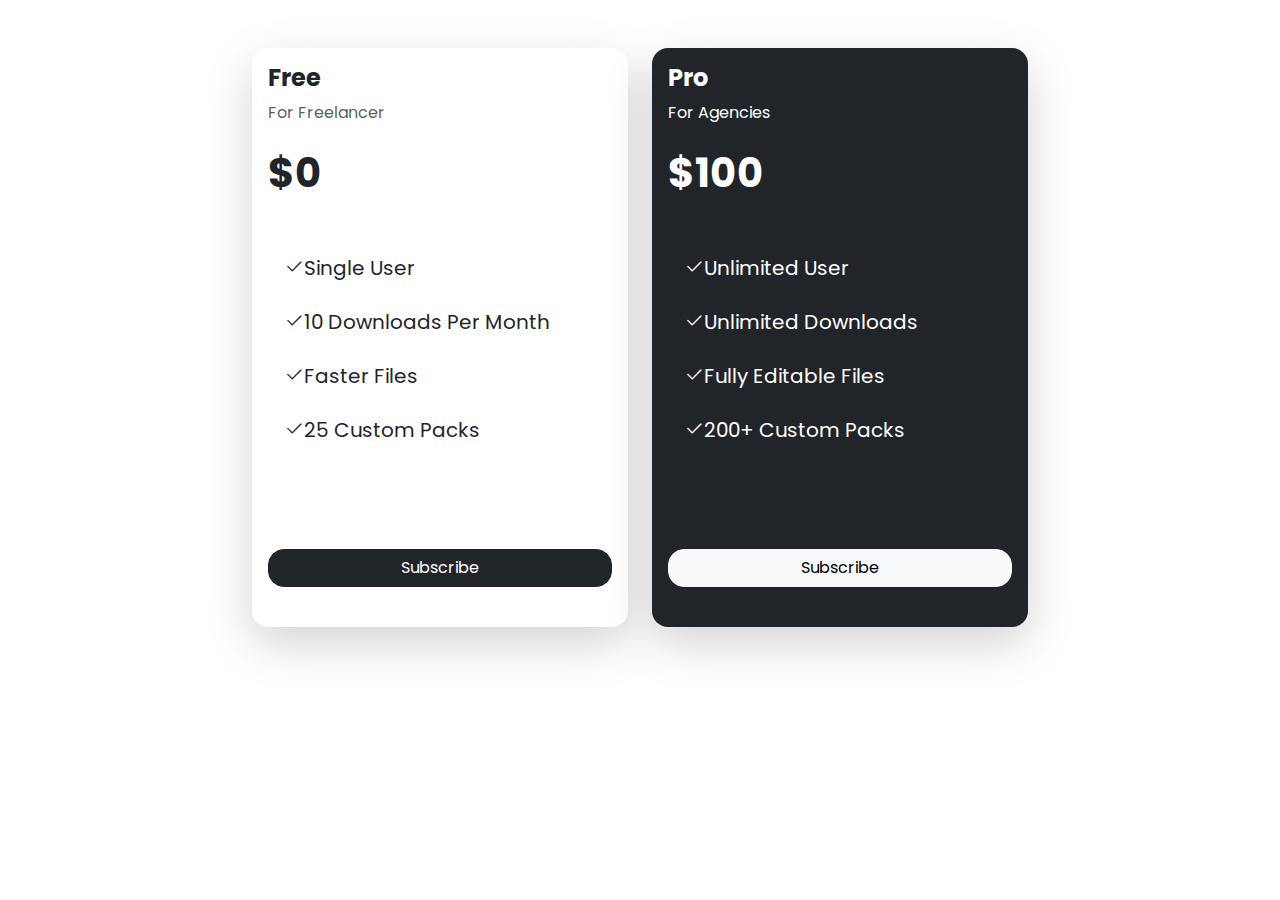
<file: Pricing Cards/index.html>
<!DOCTYPE html>
<html lang="en">
  <head>
    <meta charset="UTF-8" />
    <meta name="viewport" content="width=device-width, initial-scale=1.0" />
    <link rel="preconnect" href="https://fonts.googleapis.com" />
    <link rel="preconnect" href="https://fonts.gstatic.com" crossorigin />
    <link
      href="https://fonts.googleapis.com/css2?family=Poppins:wght@300;400;600;700&display=swap"
      rel="stylesheet"
    />
    <link
      rel="stylesheet"
      href="https://cdn.jsdelivr.net/npm/bootstrap-icons@1.11.3/font/bootstrap-icons.min.css"
    />
    <link rel="stylesheet" href="../assets/css/bootstrap.min.css" />
    <link rel="stylesheet" href="style.css" />
    <title>Pricing Cards</title>
  </head>
  <body>
    <div class="container">
      <div class="row mt-5">
        <div class="col-md-6">
          <!-- Card 1 -->

          <div class="card rounded-4 shadow-lg border-0 mb-5">
            <div class="card-body">
              <div>
                <h4 class="fw-bold">Free</h4>
                <p class="text-muted">For Freelancer</p>
              </div>
              <h2 class="fs-1 mb-5 mt-4 fw-bold">$0</h2>
              <ul class="list-group list-group-flush fs-5 mb-5 vstack gap-2">
                <li class="list-group-item border-0">
                  <i class="bi bi-check2"></i>Single User
                </li>
                <li class="list-group-item border-0">
                  <i class="bi bi-check2"></i>10 Downloads Per Month
                </li>
                <li class="list-group-item border-0">
                  <i class="bi bi-check2"></i>Faster Files
                </li>
                <li class="list-group-item border-0">
                  <i class="bi bi-check2"></i>25 Custom Packs
                </li>
              </ul>

              <div class="d-grid">
                <button class="btn btn-dark rounded-4 mt-5 mb-4">
                  Subscribe
                </button>
              </div>
            </div>
          </div>
        </div>

        <div class="col-md-6">
          <!-- Card 2 -->
          <div class="card text-bg-dark rounded-4 shadow-lg border-0 mb-5">
          <div class="card-body">
            <div>
              <h4 class="fw-bold">Pro</h4>
              <p class="text-white">For Agencies</p>
            </div>
            <h2 class="fs-1 mb-5 mt-4 fw-bold">$100</h2>
            <ul class="list-group list-group-flush fs-5 mb-5 vstack gap-2">
              <li class="list-group-item border-0 text-bg-dark">
                <i class="bi bi-check2"></i>Unlimited User
              </li>
              <li class="list-group-item border-0 text-bg-dark">
                <i class="bi bi-check2"></i>Unlimited Downloads 
              </li>
              <li class="list-group-item border-0 text-bg-dark">
                <i class="bi bi-check2"></i>Fully Editable Files
              </li>
              <li class="list-group-item border-0 text-bg-dark">
                <i class="bi bi-check2"></i>200+ Custom Packs
              </li>
            </ul>

            <div class="d-grid">
              <button class="btn btn-light rounded-4 mt-5 mb-4">
                Subscribe
              </button>
            </div>
          </div>
        </div></div>
      </div>
    </div>

    <script src="../assets/js/bootstrap.bundle.min.js"></script>
  </body>
</html>
</file>
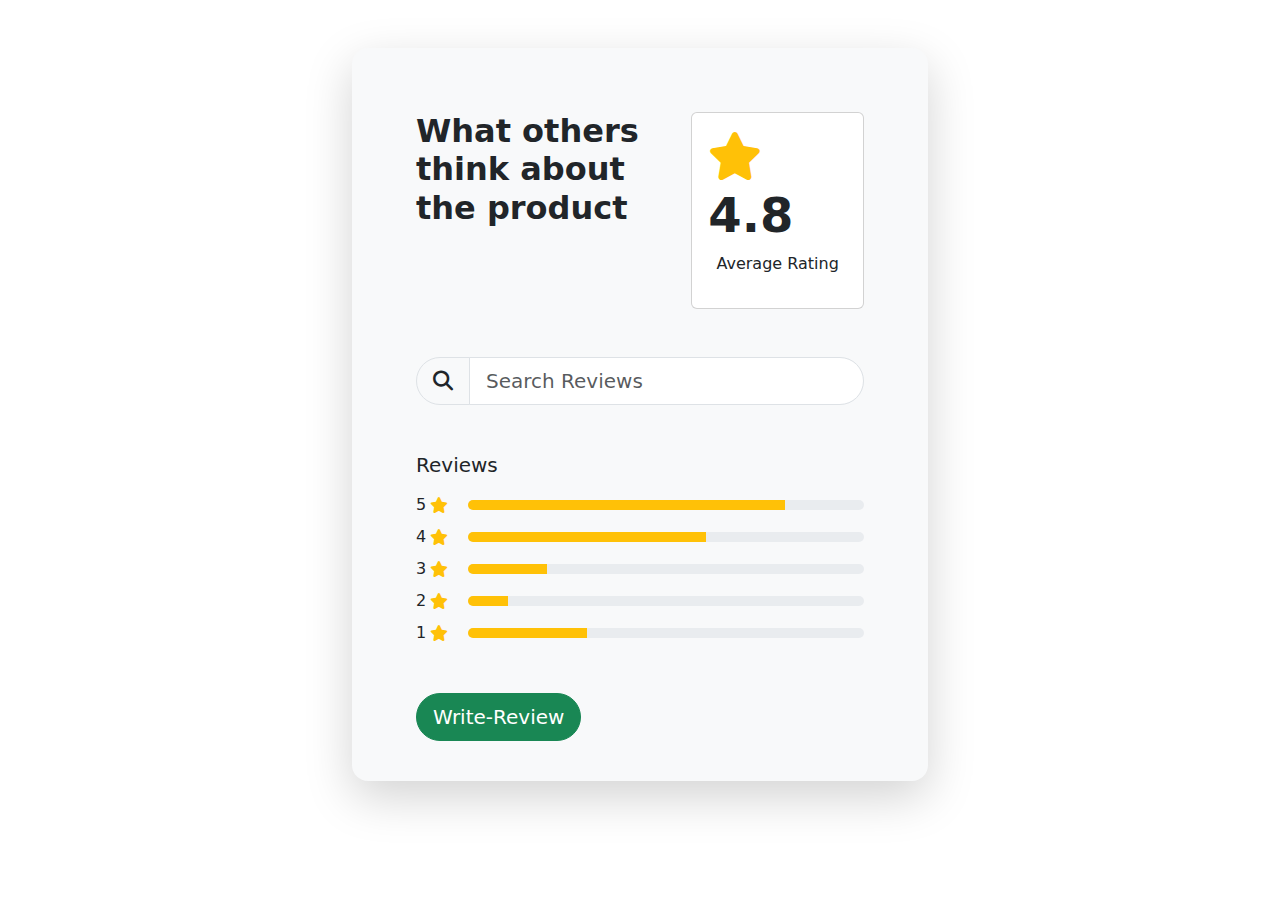
<file: Ratings Compoent/index.html>
<!DOCTYPE html>
<html lang="en">
  <head>
    <meta charset="UTF-8" />
    <meta name="viewport" content="width=device-width, initial-scale=1.0" />
    <link rel="stylesheet" href="../assets/css/bootstrap.min.css" />
    <link rel="stylesheet" href="css/style.css" />
    <link
      rel="stylesheet"
      href="https://cdnjs.cloudflare.com/ajax/libs/font-awesome/6.5.1/css/all.min.css"
    />
    <title>Ratings Component</title>
  </head>
  <body>
    <div class="container">
      <div class="card bg-light border-0 shadow-lg rounded-4 mt-5">
        <div class="card-body">
          <!-- Top Row -->
          <div class="row p-5">
            <!-- Col1 -->
            <div class="col-7">
              <h2 class="fw-bold">What others think about the product</h2>
            </div>
            <!-- Col2 -->
            <div class="col-5">
              <div class="card">
                <div class="card-body">
                  <h3 class="display-5 fw-semibold">
                    <i class="fas fa-star text-warning"></i>4.8
                  </h3>
                  <p class="text-center">Average Rating</p>
                </div>
              </div>
            </div>
          </div>

          <!-- Search -->
          <div class="row px-5">
            <col-12>
              <div class="input-group input-group-lg">
                <span class="input-group-text rounded-start-5"
                  ><i class="fas fa-search"></i
                ></span>
                <input
                  type="text"
                  class="form-control rounded-end-5"
                  placeholder="Search Reviews"
                />
              </div>
            </col-12>
          </div>

          <!-- Ratings -->

          <div class="row p-5">
            <div class="col-12 vstack gap-2">
              <h5>Reviews</h5>
              <div class="d-flex align-items-center gap-1">
                <span>5</span><i class="fas fa-star text-warning"></i>
                <div class="progress ms-3" style="height: 10px; width: 100%">
                  <div
                    class="progress-bar bg-warning"
                    style="width: 80%"
                    role="progressbar"
                    aria-valuenow="80"
                    aria-valuemin="0"
                    aria-valuemax="100"
                  ></div>
                </div>
              </div>
              <div class="d-flex align-items-center gap-1">
                <span>4</span><i class="fas fa-star text-warning"></i>
                <div class="progress ms-3" style="height: 10px; width: 100%">
                  <div
                    class="progress-bar bg-warning"
                    style="width: 60%"
                    role="progressbar"
                    aria-valuenow="60"
                    aria-valuemin="0"
                    aria-valuemax="100"
                  ></div>
                </div>
              </div>
              <div class="d-flex align-items-center gap-1">
                <span>3</span><i class="fas fa-star text-warning"></i>
                <div class="progress ms-3" style="height: 10px; width: 100%">
                  <div
                    class="progress-bar bg-warning"
                    style="width: 20%"
                    role="progressbar"
                    aria-valuenow="20"
                    aria-valuemin="0"
                    aria-valuemax="100"
                  ></div>
                </div>
              </div>
              <div class="d-flex align-items-center gap-1">
                <span>2</span><i class="fas fa-star text-warning"></i>
                <div class="progress ms-3" style="height: 10px; width: 100%">
                  <div
                    class="progress-bar bg-warning"
                    style="width: 10%"
                    role="progressbar"
                    aria-valuenow="10"
                    aria-valuemin="0"
                    aria-valuemax="100"
                  ></div>
                </div>
              </div>
              <div class="d-flex align-items-center gap-1">
                <span>1</span><i class="fas fa-star text-warning"></i>
                <div class="progress ms-3" style="height: 10px; width: 100%">
                  <div
                    class="progress-bar bg-warning"
                    style="width: 30%"
                    role="progressbar"
                    aria-valuenow="30"
                    aria-valuemin="0"
                    aria-valuemax="100"
                  ></div>
                </div>
              </div>
            </div>
          </div>

          <!-- Button -->
          <div class="row px-5 pb-4">
            <div class="col-12">
              <a href="" class="btn btn-success btn-lg rounded-5">Write-Review</a>
            </div>
          </div>
        </div>
      </div>
    </div>

    <script src="../assets/js/bootstrap.bundle.min.js"></script>
  </body>
</html>
</file>
<file: Pricing Cards/style.css>
body {
    font-family: 'Poppins', sans-serif;
}

@media(min-width: 800px) {
    .container{
        width: 800px;
    }
}
</file>
<file: Ratings Compoent/css/style.css>
@media (min-width:600px){
    .container{
        width: 600px;
    }
}
</file>
